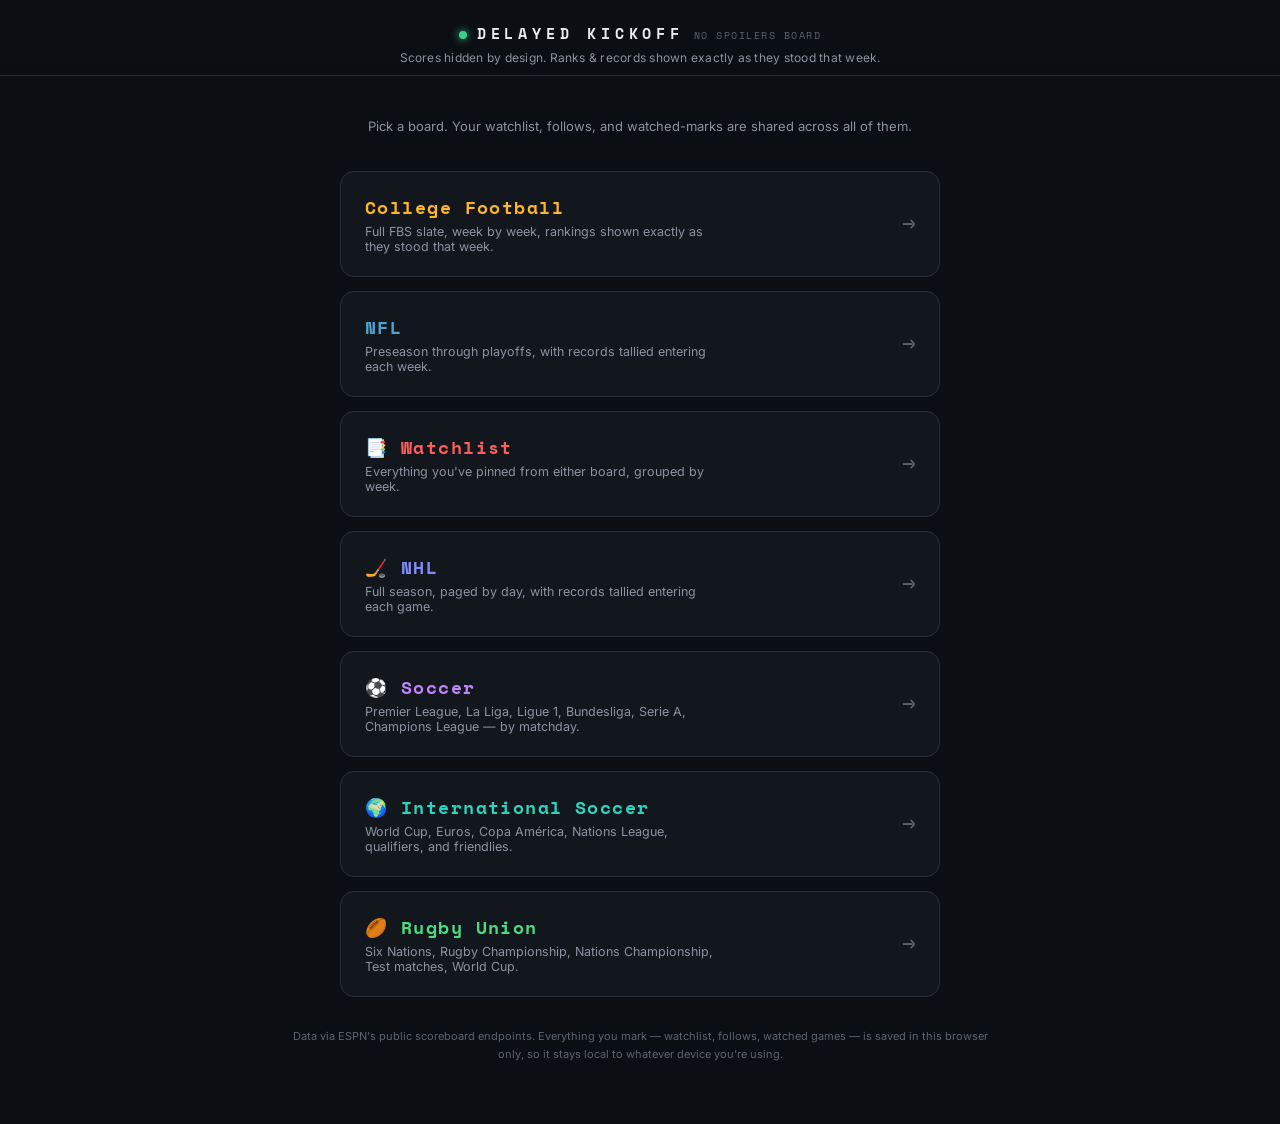
<file: index.html>
<!DOCTYPE html>
<html lang="en">
<head>
<meta charset="UTF-8">
<meta name="viewport" content="width=device-width, initial-scale=1.0">
<link rel="icon" href="data:image/svg+xml,<svg xmlns='http://www.w3.org/2000/svg' viewBox='0 0 100 100'><text y='.9em' font-size='90'>🙈</text></svg>">
<title>Delayed Kickoff</title>
<link rel="preconnect" href="https://fonts.googleapis.com">
<link href="https://fonts.googleapis.com/css2?family=Space+Mono:wght@400;700&family=Inter:wght@400;500;600;700&display=swap" rel="stylesheet">
<link rel="stylesheet" href="styles.css">
</head>
<body>

<header>
  <div class="brand"><span class="dot"></span><h1>Delayed Kickoff</h1><span class="tag">no spoilers board</span></div>
  <div class="subhead">Scores hidden by design. Ranks &amp; records shown exactly as they stood that week.</div>
</header>

<main class="landing-main">
  <div class="landing-sub">Pick a board. Your watchlist, follows, and watched-marks are shared across all of them.</div>

  <a class="sport-card" data-accent="cfb" href="cfb.html">
    <div>
      <div class="label">College Football</div>
      <div class="desc">Full FBS slate, week by week, rankings shown exactly as they stood that week.</div>
    </div>
    <div class="arrow">→</div>
  </a>

  <a class="sport-card" data-accent="nfl" href="nfl.html">
    <div>
      <div class="label">NFL</div>
      <div class="desc">Preseason through playoffs, with records tallied entering each week.</div>
    </div>
    <div class="arrow">→</div>
  </a>

  <a class="sport-card" data-accent="watchlist" href="watchlist.html">
    <div>
      <div class="label">📑 Watchlist</div>
      <div class="desc">Everything you've pinned from either board, grouped by week.</div>
    </div>
    <div class="arrow">→</div>
  </a>

  <a class="sport-card" data-accent="nhl" href="nhl.html">
    <div>
      <div class="label">🏒 NHL</div>
      <div class="desc">Full season, paged by day, with records tallied entering each game.</div>
    </div>
    <div class="arrow">→</div>
  </a>

  <a class="sport-card" data-accent="eng1" href="soccer.html">
    <div>
      <div class="label">⚽ Soccer</div>
      <div class="desc">Premier League, La Liga, Ligue 1, Bundesliga, Serie A, Champions League — by matchday.</div>
    </div>
    <div class="arrow">→</div>
  </a>

  <a class="sport-card" data-accent="intlsoccer" href="intl-soccer.html">
    <div>
      <div class="label">🌍 International Soccer</div>
      <div class="desc">World Cup, Euros, Copa América, Nations League, qualifiers, and friendlies.</div>
    </div>
    <div class="arrow">→</div>
  </a>

  <a class="sport-card" data-accent="rugby" href="rugby.html">
    <div>
      <div class="label">🏉 Rugby Union</div>
      <div class="desc">Six Nations, Rugby Championship, Nations Championship, Test matches, World Cup.</div>
    </div>
    <div class="arrow">→</div>
  </a>
</main>

<footer class="note">
  Data via ESPN's public scoreboard endpoints. Everything you mark — watchlist, follows, watched games — is saved
  in this browser only, so it stays local to whatever device you're using.
</footer>

</body>
</html>
</file>
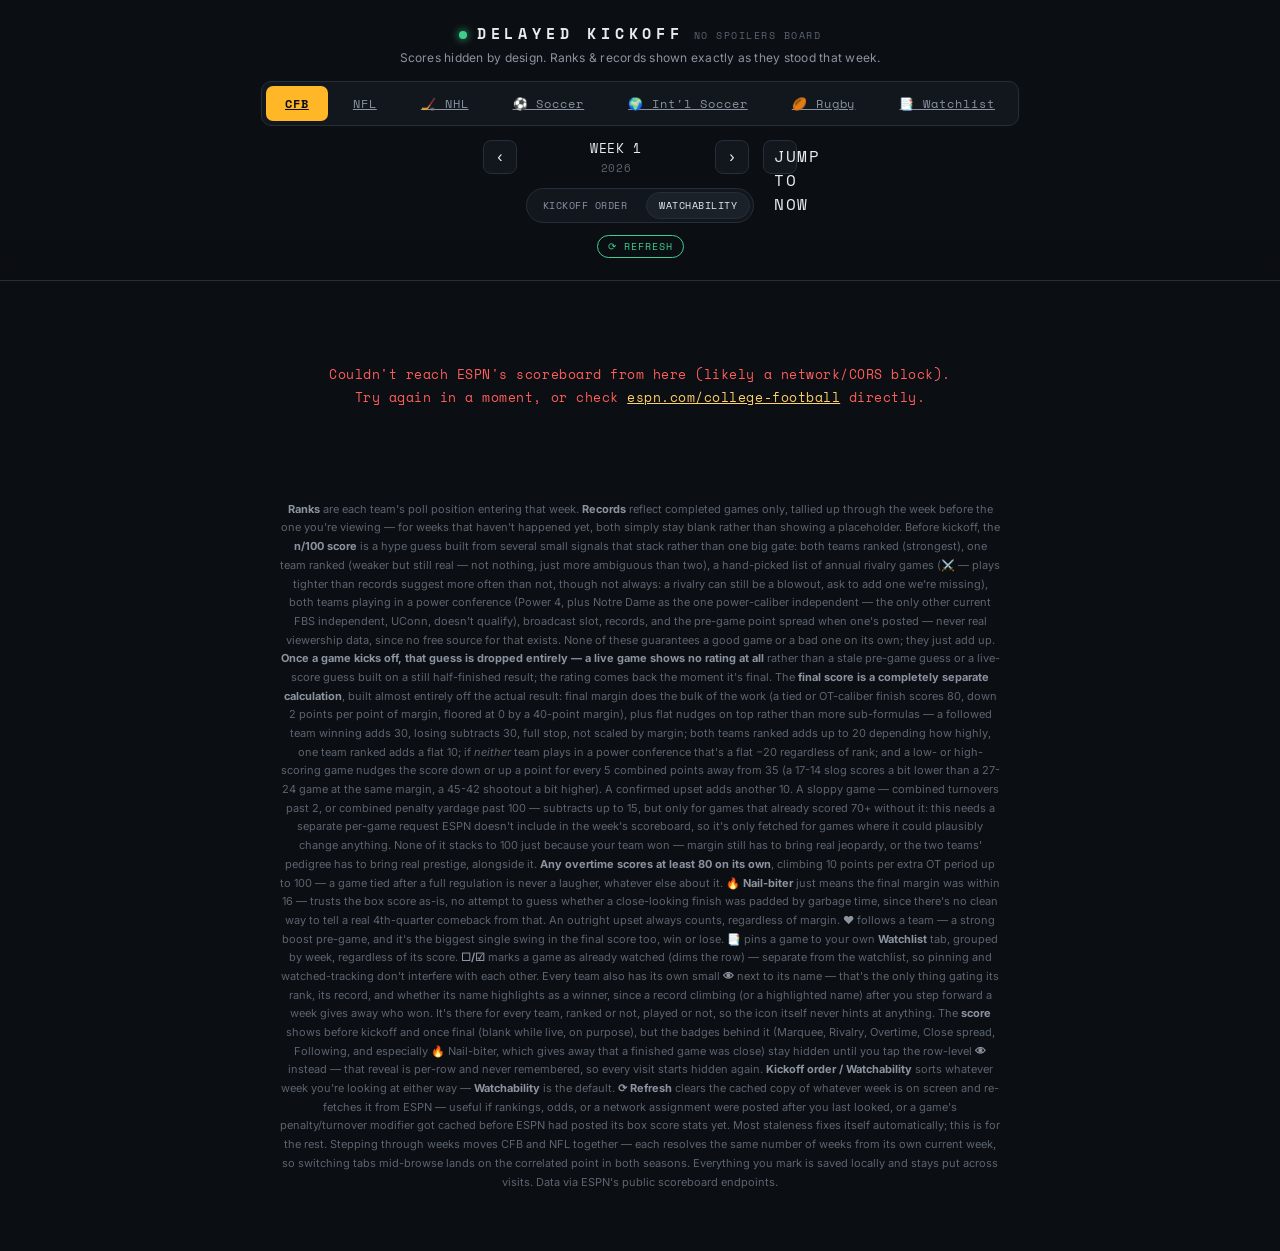
<file: cfb.html>
<!DOCTYPE html>
<html lang="en">
<head>
<meta charset="UTF-8">
<meta name="viewport" content="width=device-width, initial-scale=1.0">
<link rel="icon" href="data:image/svg+xml,<svg xmlns='http://www.w3.org/2000/svg' viewBox='0 0 100 100'><text y='.9em' font-size='90'>🏈</text></svg>">
<title>CFB — Delayed Kickoff</title>
<link rel="preconnect" href="https://fonts.googleapis.com">
<link href="https://fonts.googleapis.com/css2?family=Space+Mono:wght@400;700&family=Inter:wght@400;500;600;700&display=swap" rel="stylesheet">
<link rel="stylesheet" href="styles.css">
</head>
<body>

<header>
  <div class="brand"><span class="dot"></span><h1>Delayed Kickoff</h1><span class="tag">no spoilers board</span></div>
  <div class="subhead">Scores hidden by design. Ranks &amp; records shown exactly as they stood that week.</div>
  <div class="controls">
    <div class="tabs">
      <a href="cfb.html" class="tab active" data-sport="college-football">CFB</a>
      <a href="nfl.html" class="tab" data-sport="nfl">NFL</a>
      <a href="nhl.html" class="tab" data-sport="nhl">🏒 NHL</a>
      <a href="soccer.html" class="tab" data-sport="soccer">⚽ Soccer</a>
      <a href="intl-soccer.html" class="tab" data-sport="intl-soccer">🌍 Int'l Soccer</a>
      <a href="rugby.html" class="tab" data-sport="rugby">🏉 Rugby</a>
      <a href="watchlist.html" class="tab" data-sport="watchlist">📑 Watchlist</a>
    </div>
    <div class="weeknav">
      <button id="prevWeek">‹</button>
      <div class="weeklabel" id="weekLabel">—</div>
      <button id="nextWeek">›</button>
      <button class="now-badge" id="jumpNow">Jump to now</button>
    </div>
    <div class="sort-toggle" id="sortToggle">
      <button class="sort-btn" data-sort="time">Kickoff order</button>
      <button class="sort-btn active" data-sort="watchability">Watchability</button>
    </div>
    <button class="now-badge" id="refreshData" title="Re-fetch this week's data from ESPN — clears the cached copy">⟳ Refresh</button>
    <div class="follow-list" id="followList"></div>
  </div>
</header>

<main id="board">
  <div class="loading"><span class="flicker">LOADING BOARD…</span></div>
</main>

<footer class="note">
  <b>Ranks</b> are each team's poll position entering that week. <b>Records</b> reflect completed games only, tallied
  up through the week before the one you're viewing — for weeks that haven't happened yet, both simply stay blank
  rather than showing a placeholder. Before kickoff, the <b>n/100 score</b> is a hype guess built from several
  small signals that stack rather than one big gate: both teams ranked (strongest), one team ranked (weaker but
  still real — not nothing, just more ambiguous than two), a hand-picked list of annual rivalry games (⚔️ — plays
  tighter than records suggest more often than not, though not always: a rivalry can still be a blowout, ask to add
  one we're missing), both teams playing in a power conference (Power 4, plus Notre Dame as the one power-caliber
  independent — the only other current FBS independent, UConn, doesn't qualify), broadcast slot, records, and the
  pre-game point spread when one's posted — never real viewership data, since no free source for that exists. None
  of these guarantees a good game or a bad one on its own; they just add up. <b>Once a game kicks off, that guess is
  dropped entirely — a live game shows no rating at all</b> rather than a stale pre-game guess or a live-score guess
  built on a still half-finished result; the rating comes back the moment it's final. The <b>final score is a
  completely separate calculation</b>, built almost entirely off the actual result: final margin does the bulk of
  the work (a tied or OT-caliber finish scores 80, down 2 points per point of margin, floored at 0 by a 40-point
  margin), plus flat nudges on top rather than more sub-formulas — a followed team winning adds 30, losing subtracts
  30, full stop, not scaled by margin; both teams ranked adds up to 20 depending how highly, one team ranked adds a
  flat 10; if <i>neither</i> team plays in a power conference that's a flat −20 regardless of rank; and a low- or
  high-scoring game nudges the score down or up a point for every 5 combined points away from 35 (a 17-14 slog
  scores a bit lower than a 27-24 game at the same margin, a 45-42 shootout a bit higher). A confirmed upset adds
  another 10. A sloppy game — combined turnovers past 2, or combined penalty yardage past 100 — subtracts up to
  15, but only for games that already scored 70+ without it: this needs a separate per-game request ESPN doesn't
  include in the week's scoreboard, so it's only fetched for games where it could plausibly change anything.
  None of it stacks to 100 just because your team won — margin still has to bring real jeopardy, or the
  two teams' pedigree has to bring real prestige, alongside it. <b>Any overtime
  scores at least 80 on its own</b>, climbing 10 points per extra OT period up to 100 — a game tied after a full
  regulation is never a laugher, whatever else about it. <b>🔥 Nail-biter</b>
  just means the final margin was within 16 — trusts the box score as-is, no attempt to guess whether a close-looking
  finish was padded by garbage time, since there's no clean way to tell a real 4th-quarter comeback from that.
  An outright upset always counts, regardless of margin. <b>♥</b> follows a
  team — a strong boost pre-game, and it's the biggest single swing in the final score too, win or lose. <b>📑</b> pins a game to your own <b>Watchlist</b> tab, grouped by week,
  regardless of its score. <b>☐/☑</b> marks a game as already watched (dims the row) — separate from the
  watchlist, so pinning and watched-tracking don't interfere with each other. Every team also has its own small
  <b>👁</b> next to its name — that's the only thing gating its rank, its record, and whether its name highlights
  as a winner, since a record climbing (or a highlighted name) after you step forward a week gives away who won.
  It's there for every team, ranked or not, played or not, so the icon itself never hints at anything. The <b>score</b>
  shows before kickoff and once final (blank while live, on purpose), but the badges behind it (Marquee, Rivalry, Overtime, Close spread, Following, and especially 🔥 Nail-biter, which
  gives away that a finished game was close) stay hidden until you tap the row-level <b>👁</b> instead — that
  reveal is per-row and never remembered, so every visit starts hidden again. <b>Kickoff order / Watchability</b>
  sorts whatever week you're
  looking at either way — <b>Watchability</b> is the default. <b>⟳ Refresh</b> clears the cached copy of whatever
  week is on screen and re-fetches it from ESPN — useful if rankings, odds, or a network assignment were posted
  after you last looked, or a game's penalty/turnover modifier got cached before ESPN had posted its box score
  stats yet. Most staleness fixes itself automatically; this is for the rest.
  Stepping through weeks moves CFB and NFL together — each resolves the same number of weeks from its own current
  week, so switching tabs mid-browse lands on the correlated point in both seasons. Everything you mark is saved
  locally and stays put across visits. Data via ESPN's public scoreboard endpoints.
</footer>

<script>window.APP_SPORT = 'college-football';</script>
<script src="app.js"></script>
</body>
</html>
</file>
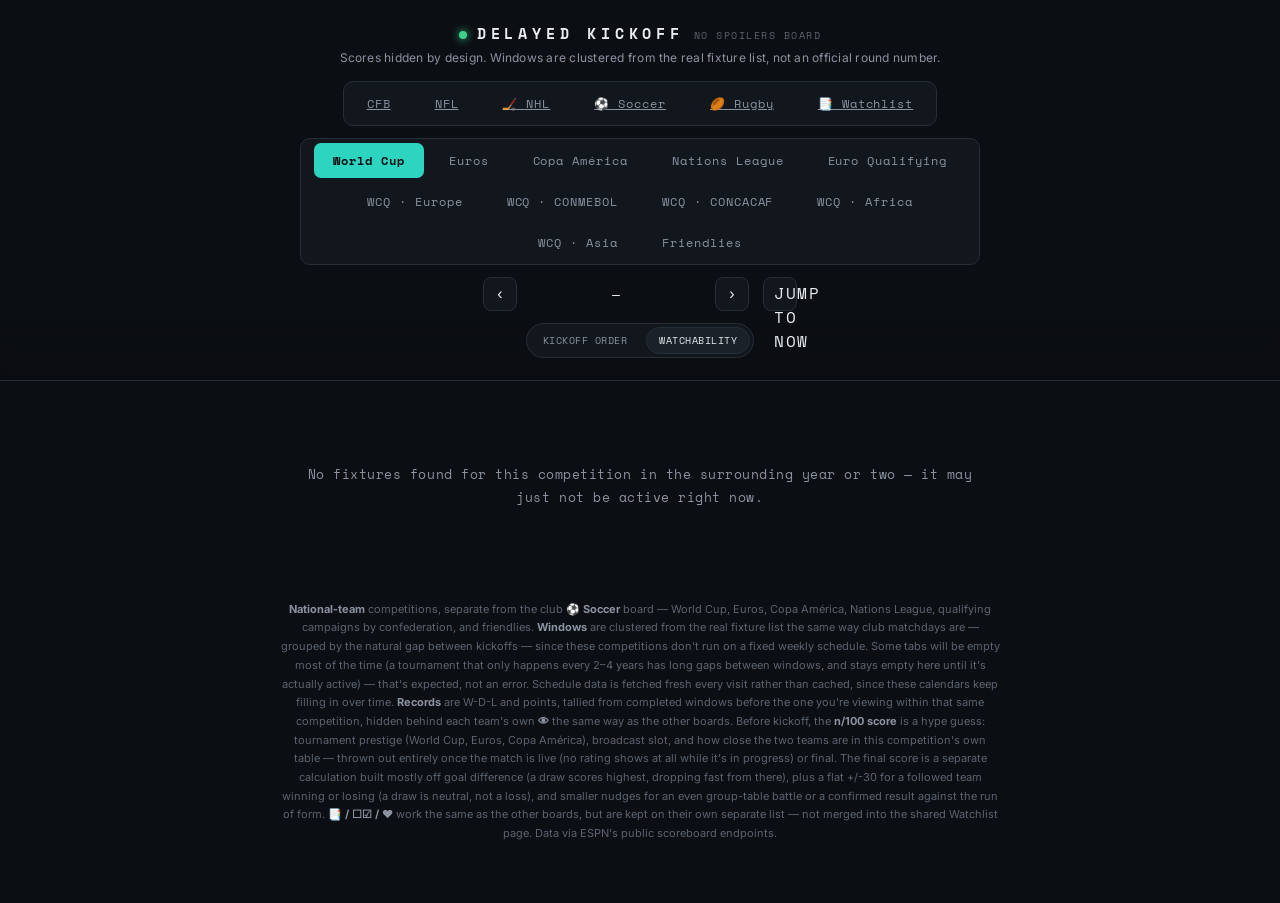
<file: intl-soccer.html>
<!DOCTYPE html>
<html lang="en">
<head>
<meta charset="UTF-8">
<meta name="viewport" content="width=device-width, initial-scale=1.0">
<link rel="icon" href="data:image/svg+xml,<svg xmlns='http://www.w3.org/2000/svg' viewBox='0 0 100 100'><text y='.9em' font-size='90'>🌍</text></svg>">
<title>International Soccer — Delayed Kickoff</title>
<link rel="preconnect" href="https://fonts.googleapis.com">
<link href="https://fonts.googleapis.com/css2?family=Space+Mono:wght@400;700&family=Inter:wght@400;500;600;700&display=swap" rel="stylesheet">
<link rel="stylesheet" href="styles.css">
</head>
<body>

<header>
  <div class="brand"><span class="dot"></span><h1>Delayed Kickoff</h1><span class="tag">no spoilers board</span></div>
  <div class="subhead">Scores hidden by design. Windows are clustered from the real fixture list, not an official round number.</div>
  <div class="controls">
    <div class="tabs">
      <a href="cfb.html" class="tab" data-sport="college-football">CFB</a>
      <a href="nfl.html" class="tab" data-sport="nfl">NFL</a>
      <a href="nhl.html" class="tab" data-sport="nhl">🏒 NHL</a>
      <a href="soccer.html" class="tab" data-sport="soccer">⚽ Soccer</a>
      <a href="rugby.html" class="tab" data-sport="rugby">🏉 Rugby</a>
      <a href="watchlist.html" class="tab" data-sport="watchlist">📑 Watchlist</a>
    </div>
    <div class="tabs intlsoccer-tabs">
      <button class="tab active" data-comp="fifa.world">World Cup</button>
      <button class="tab" data-comp="uefa.euro">Euros</button>
      <button class="tab" data-comp="conmebol.america">Copa América</button>
      <button class="tab" data-comp="uefa.nations">Nations League</button>
      <button class="tab" data-comp="uefa.euroq">Euro Qualifying</button>
      <button class="tab" data-comp="fifa.worldq.uefa">WCQ · Europe</button>
      <button class="tab" data-comp="fifa.worldq.conmebol">WCQ · CONMEBOL</button>
      <button class="tab" data-comp="fifa.worldq.concacaf">WCQ · CONCACAF</button>
      <button class="tab" data-comp="fifa.worldq.caf">WCQ · Africa</button>
      <button class="tab" data-comp="fifa.worldq.afc">WCQ · Asia</button>
      <button class="tab" data-comp="fifa.friendly">Friendlies</button>
    </div>
    <div class="weeknav">
      <button id="prevMD">‹</button>
      <div class="weeklabel" id="mdLabel">—</div>
      <button id="nextMD">›</button>
      <button class="now-badge" id="jumpNowMD">Jump to now</button>
    </div>
    <div class="sort-toggle" id="sortToggle">
      <button class="sort-btn" data-sort="time">Kickoff order</button>
      <button class="sort-btn active" data-sort="watchability">Watchability</button>
    </div>
    <div class="follow-list" id="followList"></div>
  </div>
</header>

<main id="board">
  <div class="loading"><span class="flicker">LOADING BOARD…</span></div>
</main>

<footer class="note">
  <b>National-team</b> competitions, separate from the club <b>⚽ Soccer</b> board — World Cup, Euros, Copa
  América, Nations League, qualifying campaigns by confederation, and friendlies. <b>Windows</b> are
  clustered from the real fixture list the same way club matchdays are — grouped by the natural gap
  between kickoffs — since these competitions don't run on a fixed weekly schedule. Some tabs will be
  empty most of the time (a tournament that only happens every 2–4 years has long gaps between windows,
  and stays empty here until it's actually active) — that's expected, not an error. Schedule data is
  fetched fresh every visit rather than cached, since these calendars keep filling in over time.
  <b>Records</b> are W-D-L and points, tallied from completed windows before the one you're viewing
  within that same competition, hidden behind each team's own <b>👁</b> the same way as the other
  boards. Before kickoff, the <b>n/100 score</b> is a hype guess: tournament prestige (World Cup, Euros,
  Copa América), broadcast slot, and how close the two teams are in this competition's own table — thrown
  out entirely once the match is live (no rating shows at all while it's in progress) or final. The final
  score is a separate calculation built mostly off goal difference (a draw scores highest, dropping fast
  from there), plus a flat +/-30 for a followed team winning or losing (a draw is neutral, not a loss), and
  smaller nudges for an even group-table battle or a confirmed result against the run of form. <b>📑 / ☐☑ / ♥</b>
  work the same as the other boards, but are kept on their own separate list — not merged into the
  shared Watchlist page. Data via ESPN's public scoreboard endpoints.
</footer>

<script>window.APP_COMP = 'fifa.world';</script>
<script src="intl-soccer.js"></script>
</body>
</html>
</file>
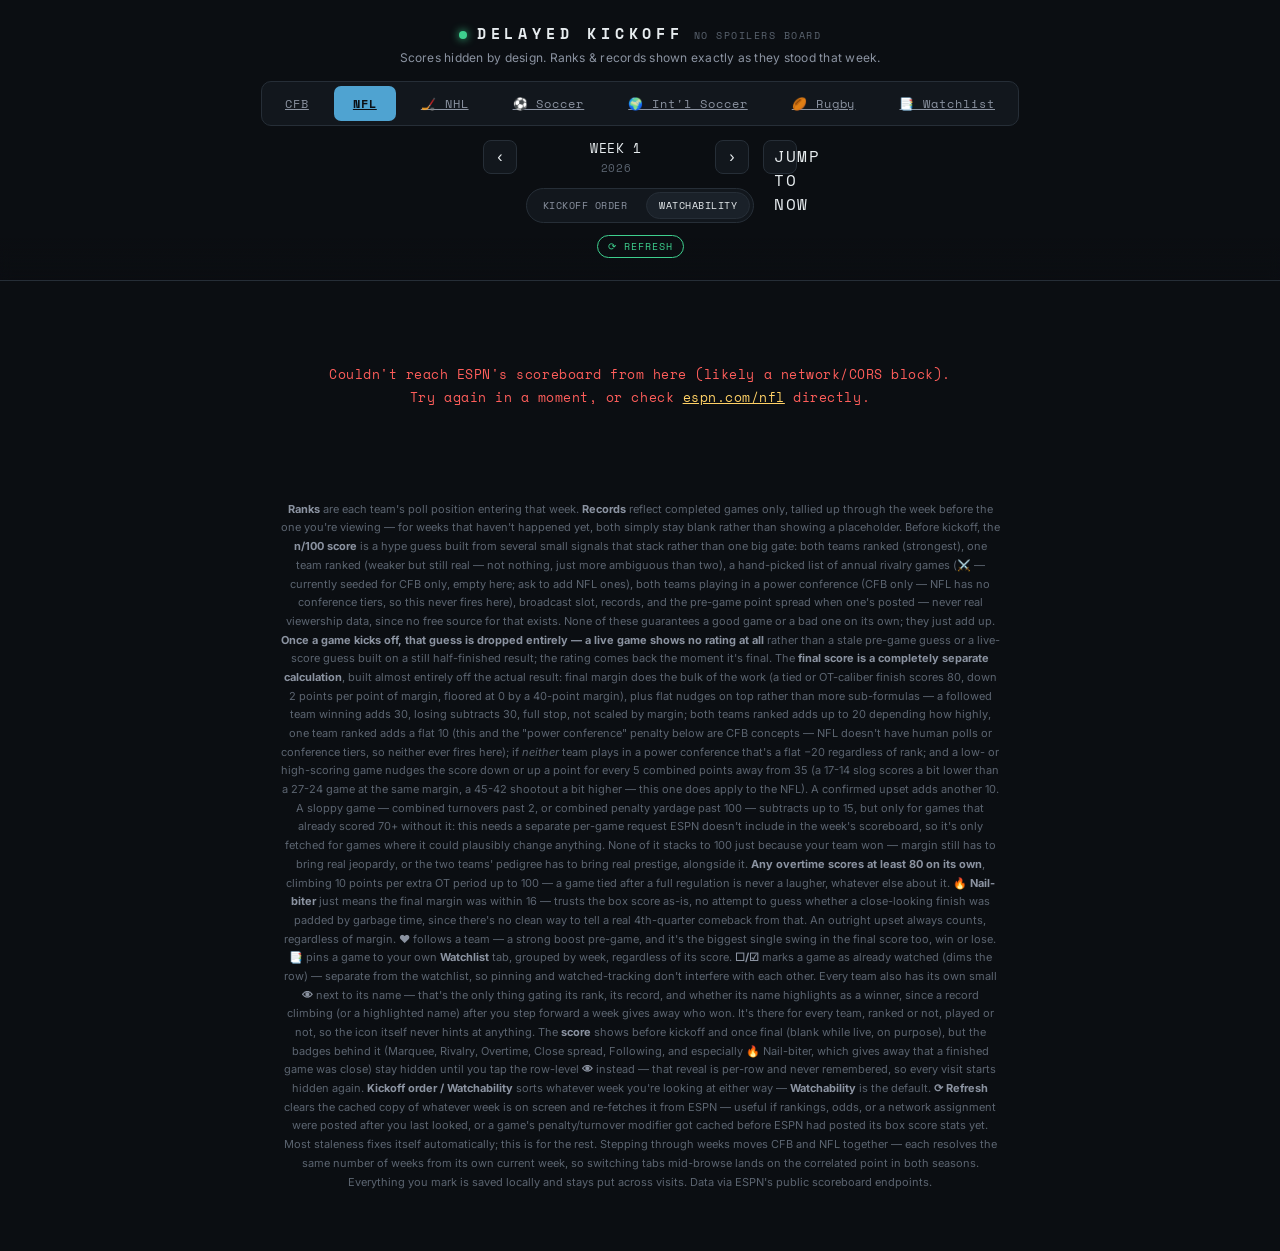
<file: nfl.html>
<!DOCTYPE html>
<html lang="en">
<head>
<meta charset="UTF-8">
<meta name="viewport" content="width=device-width, initial-scale=1.0">
<link rel="icon" href="data:image/svg+xml,<svg xmlns='http://www.w3.org/2000/svg' viewBox='0 0 100 100'><text y='.9em' font-size='90'>🏈</text></svg>">
<title>NFL — Delayed Kickoff</title>
<link rel="preconnect" href="https://fonts.googleapis.com">
<link href="https://fonts.googleapis.com/css2?family=Space+Mono:wght@400;700&family=Inter:wght@400;500;600;700&display=swap" rel="stylesheet">
<link rel="stylesheet" href="styles.css">
</head>
<body>

<header>
  <div class="brand"><span class="dot"></span><h1>Delayed Kickoff</h1><span class="tag">no spoilers board</span></div>
  <div class="subhead">Scores hidden by design. Ranks &amp; records shown exactly as they stood that week.</div>
  <div class="controls">
    <div class="tabs">
      <a href="cfb.html" class="tab" data-sport="college-football">CFB</a>
      <a href="nfl.html" class="tab active" data-sport="nfl">NFL</a>
      <a href="nhl.html" class="tab" data-sport="nhl">🏒 NHL</a>
      <a href="soccer.html" class="tab" data-sport="soccer">⚽ Soccer</a>
      <a href="intl-soccer.html" class="tab" data-sport="intl-soccer">🌍 Int'l Soccer</a>
      <a href="rugby.html" class="tab" data-sport="rugby">🏉 Rugby</a>
      <a href="watchlist.html" class="tab" data-sport="watchlist">📑 Watchlist</a>
    </div>
    <div class="weeknav">
      <button id="prevWeek">‹</button>
      <div class="weeklabel" id="weekLabel">—</div>
      <button id="nextWeek">›</button>
      <button class="now-badge" id="jumpNow">Jump to now</button>
    </div>
    <div class="sort-toggle" id="sortToggle">
      <button class="sort-btn" data-sort="time">Kickoff order</button>
      <button class="sort-btn active" data-sort="watchability">Watchability</button>
    </div>
    <button class="now-badge" id="refreshData" title="Re-fetch this week's data from ESPN — clears the cached copy">⟳ Refresh</button>
    <div class="follow-list" id="followList"></div>
  </div>
</header>

<main id="board">
  <div class="loading"><span class="flicker">LOADING BOARD…</span></div>
</main>

<footer class="note">
  <b>Ranks</b> are each team's poll position entering that week. <b>Records</b> reflect completed games only, tallied
  up through the week before the one you're viewing — for weeks that haven't happened yet, both simply stay blank
  rather than showing a placeholder. Before kickoff, the <b>n/100 score</b> is a hype guess built from several
  small signals that stack rather than one big gate: both teams ranked (strongest), one team ranked (weaker but
  still real — not nothing, just more ambiguous than two), a hand-picked list of annual rivalry games (⚔️ —
  currently seeded for CFB only, empty here; ask to add NFL ones), both teams playing in a power conference (CFB
  only — NFL has no conference tiers, so this never fires here), broadcast slot, records, and the pre-game point
  spread when one's posted — never real viewership data, since no free source for that exists. None of these
  guarantees a good game or a bad one on its own; they just add up. <b>Once a game kicks off, that guess is dropped
  entirely — a live game shows no rating at all</b> rather than a stale pre-game guess or a live-score guess built
  on a still half-finished result; the rating comes back the moment it's final. The <b>final score is a completely
  separate calculation</b>, built almost entirely off the actual result: final margin does the bulk of the work (a
  tied or OT-caliber finish scores 80, down 2 points per point of margin, floored at 0 by a 40-point margin), plus
  flat nudges on top rather than more sub-formulas — a followed team winning adds 30, losing subtracts 30, full
  stop, not scaled by margin; both teams ranked adds up to 20 depending how highly, one team ranked adds a flat 10
  (this and the "power conference" penalty below are CFB concepts — NFL doesn't have human polls or conference
  tiers, so neither ever fires here); if <i>neither</i> team plays in a power conference that's a flat −20
  regardless of rank; and a low- or high-scoring game nudges the score down or up a point for every 5 combined
  points away from 35 (a 17-14 slog scores a bit lower than a 27-24 game at the same margin, a 45-42 shootout a bit
  higher — this one does apply to the NFL). A confirmed upset adds another 10. A sloppy game — combined turnovers
  past 2, or combined penalty yardage past 100 — subtracts up to 15, but only for games that already scored 70+
  without it: this needs a separate per-game request ESPN doesn't include in the week's scoreboard, so it's only
  fetched for games where it could plausibly change anything. None of it stacks to 100 just
  because your team won — margin still has to bring real jeopardy, or the two teams' pedigree has to bring real
  prestige, alongside it. <b>Any overtime scores at least 80 on its own</b>, climbing 10 points per extra OT
  period up to 100 — a game tied after a full regulation is never a laugher, whatever else about it. <b>🔥 Nail-biter</b>
  just means the final margin was within 16 — trusts the box score as-is, no attempt to guess whether a close-looking
  finish was padded by garbage time, since there's no clean way to tell a real 4th-quarter comeback from that.
  An outright upset always counts, regardless of margin. <b>♥</b> follows a
  team — a strong boost pre-game, and it's the biggest single swing in the final score too, win or lose. <b>📑</b> pins a game to your own <b>Watchlist</b> tab, grouped by week,
  regardless of its score. <b>☐/☑</b> marks a game as already watched (dims the row) — separate from the
  watchlist, so pinning and watched-tracking don't interfere with each other. Every team also has its own small
  <b>👁</b> next to its name — that's the only thing gating its rank, its record, and whether its name highlights
  as a winner, since a record climbing (or a highlighted name) after you step forward a week gives away who won.
  It's there for every team, ranked or not, played or not, so the icon itself never hints at anything. The <b>score</b>
  shows before kickoff and once final (blank while live, on purpose), but the badges behind it (Marquee, Rivalry, Overtime, Close spread, Following, and especially 🔥 Nail-biter, which
  gives away that a finished game was close) stay hidden until you tap the row-level <b>👁</b> instead — that
  reveal is per-row and never remembered, so every visit starts hidden again. <b>Kickoff order / Watchability</b>
  sorts whatever week you're
  looking at either way — <b>Watchability</b> is the default. <b>⟳ Refresh</b> clears the cached copy of whatever
  week is on screen and re-fetches it from ESPN — useful if rankings, odds, or a network assignment were posted
  after you last looked, or a game's penalty/turnover modifier got cached before ESPN had posted its box score
  stats yet. Most staleness fixes itself automatically; this is for the rest.
  Stepping through weeks moves CFB and NFL together — each resolves the same number of weeks from its own current
  week, so switching tabs mid-browse lands on the correlated point in both seasons. Everything you mark is saved
  locally and stays put across visits. Data via ESPN's public scoreboard endpoints.
</footer>

<script>window.APP_SPORT = 'nfl';</script>
<script src="app.js"></script>
</body>
</html>
</file>
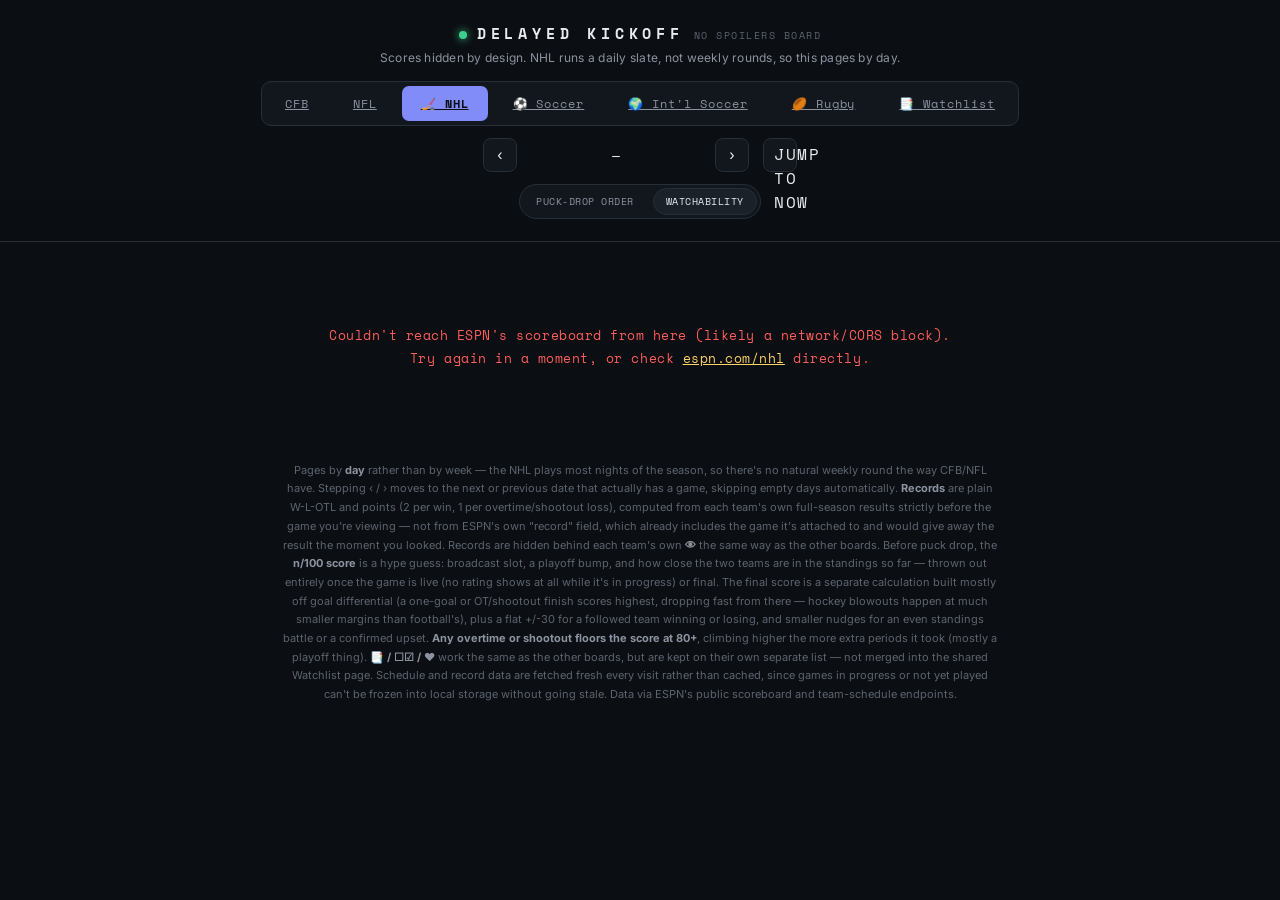
<file: nhl.html>
<!DOCTYPE html>
<html lang="en">
<head>
<meta charset="UTF-8">
<meta name="viewport" content="width=device-width, initial-scale=1.0">
<link rel="icon" href="data:image/svg+xml,<svg xmlns='http://www.w3.org/2000/svg' viewBox='0 0 100 100'><text y='.9em' font-size='90'>🏒</text></svg>">
<title>NHL — Delayed Kickoff</title>
<link rel="preconnect" href="https://fonts.googleapis.com">
<link href="https://fonts.googleapis.com/css2?family=Space+Mono:wght@400;700&family=Inter:wght@400;500;600;700&display=swap" rel="stylesheet">
<link rel="stylesheet" href="styles.css">
</head>
<body>

<header>
  <div class="brand"><span class="dot"></span><h1>Delayed Kickoff</h1><span class="tag">no spoilers board</span></div>
  <div class="subhead">Scores hidden by design. NHL runs a daily slate, not weekly rounds, so this pages by day.</div>
  <div class="controls">
    <div class="tabs">
      <a href="cfb.html" class="tab" data-sport="college-football">CFB</a>
      <a href="nfl.html" class="tab" data-sport="nfl">NFL</a>
      <a href="nhl.html" class="tab active" data-sport="nhl">🏒 NHL</a>
      <a href="soccer.html" class="tab" data-sport="soccer">⚽ Soccer</a>
      <a href="intl-soccer.html" class="tab" data-sport="intl-soccer">🌍 Int'l Soccer</a>
      <a href="rugby.html" class="tab" data-sport="rugby">🏉 Rugby</a>
      <a href="watchlist.html" class="tab" data-sport="watchlist">📑 Watchlist</a>
    </div>
    <div class="weeknav">
      <button id="prevDay">‹</button>
      <div class="weeklabel" id="dayLabel">—</div>
      <button id="nextDay">›</button>
      <button class="now-badge" id="jumpNowDay">Jump to now</button>
    </div>
    <div class="sort-toggle" id="sortToggle">
      <button class="sort-btn" data-sort="time">Puck-drop order</button>
      <button class="sort-btn active" data-sort="watchability">Watchability</button>
    </div>
    <div class="follow-list" id="followList"></div>
  </div>
</header>

<main id="board">
  <div class="loading"><span class="flicker">LOADING BOARD…</span></div>
</main>

<footer class="note">
  Pages by <b>day</b> rather than by week — the NHL plays most nights of the season, so there's no
  natural weekly round the way CFB/NFL have. Stepping ‹ / › moves to the next or previous date that
  actually has a game, skipping empty days automatically. <b>Records</b> are plain W-L-OTL and points
  (2 per win, 1 per overtime/shootout loss), computed from each team's own full-season results strictly
  before the game you're viewing — not from ESPN's own "record" field, which already includes the game
  it's attached to and would give away the result the moment you looked. Records are hidden behind each
  team's own <b>👁</b> the same way as the other boards. Before puck drop, the <b>n/100 score</b> is a hype
  guess: broadcast slot, a playoff bump, and how close the two teams are in the standings so far — thrown
  out entirely once the game is live (no rating shows at all while it's in progress) or final. The final
  score is a separate calculation built mostly off goal differential (a one-goal or OT/shootout finish
  scores highest, dropping fast from there — hockey blowouts happen at much smaller margins than football's),
  plus a flat +/-30 for a followed team winning or losing, and smaller nudges for an even standings battle
  or a confirmed upset. <b>Any overtime or shootout floors the score at 80+</b>, climbing higher the more
  extra periods it took (mostly a playoff thing). <b>📑 / ☐☑ / ♥</b> work the same as the other boards, but are kept on their own separate list —
  not merged into the shared Watchlist page. Schedule and record data are fetched fresh every visit
  rather than cached, since games in progress or not yet played can't be frozen into local storage
  without going stale. Data via ESPN's public scoreboard and team-schedule endpoints.
</footer>

<script src="nhl.js"></script>
</body>
</html>
</file>
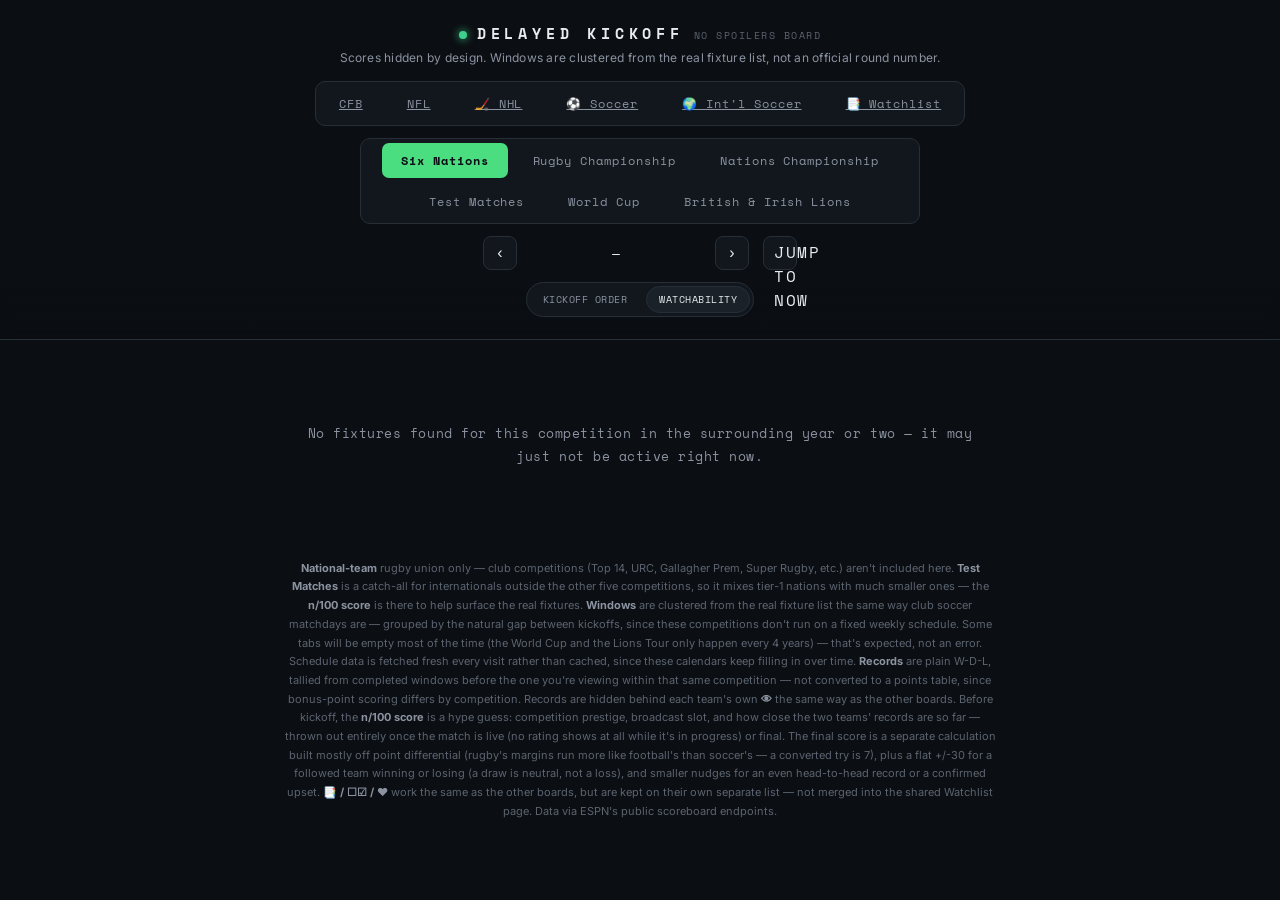
<file: rugby.html>
<!DOCTYPE html>
<html lang="en">
<head>
<meta charset="UTF-8">
<meta name="viewport" content="width=device-width, initial-scale=1.0">
<link rel="icon" href="data:image/svg+xml,<svg xmlns='http://www.w3.org/2000/svg' viewBox='0 0 100 100'><text y='.9em' font-size='90'>🏉</text></svg>">
<title>Rugby — Delayed Kickoff</title>
<link rel="preconnect" href="https://fonts.googleapis.com">
<link href="https://fonts.googleapis.com/css2?family=Space+Mono:wght@400;700&family=Inter:wght@400;500;600;700&display=swap" rel="stylesheet">
<link rel="stylesheet" href="styles.css">
</head>
<body>

<header>
  <div class="brand"><span class="dot"></span><h1>Delayed Kickoff</h1><span class="tag">no spoilers board</span></div>
  <div class="subhead">Scores hidden by design. Windows are clustered from the real fixture list, not an official round number.</div>
  <div class="controls">
    <div class="tabs">
      <a href="cfb.html" class="tab" data-sport="college-football">CFB</a>
      <a href="nfl.html" class="tab" data-sport="nfl">NFL</a>
      <a href="nhl.html" class="tab" data-sport="nhl">🏒 NHL</a>
      <a href="soccer.html" class="tab" data-sport="soccer">⚽ Soccer</a>
      <a href="intl-soccer.html" class="tab" data-sport="intl-soccer">🌍 Int'l Soccer</a>
      <a href="watchlist.html" class="tab" data-sport="watchlist">📑 Watchlist</a>
    </div>
    <div class="tabs rugby-tabs">
      <button class="tab active" data-comp="180659">Six Nations</button>
      <button class="tab" data-comp="244293">Rugby Championship</button>
      <button class="tab" data-comp="17567">Nations Championship</button>
      <button class="tab" data-comp="289234">Test Matches</button>
      <button class="tab" data-comp="164205">World Cup</button>
      <button class="tab" data-comp="268565">British &amp; Irish Lions</button>
    </div>
    <div class="weeknav">
      <button id="prevMD">‹</button>
      <div class="weeklabel" id="mdLabel">—</div>
      <button id="nextMD">›</button>
      <button class="now-badge" id="jumpNowMD">Jump to now</button>
    </div>
    <div class="sort-toggle" id="sortToggle">
      <button class="sort-btn" data-sort="time">Kickoff order</button>
      <button class="sort-btn active" data-sort="watchability">Watchability</button>
    </div>
    <div class="follow-list" id="followList"></div>
  </div>
</header>

<main id="board">
  <div class="loading"><span class="flicker">LOADING BOARD…</span></div>
</main>

<footer class="note">
  <b>National-team</b> rugby union only — club competitions (Top 14, URC, Gallagher Prem, Super Rugby,
  etc.) aren't included here. <b>Test Matches</b> is a catch-all for internationals outside the other five
  competitions, so it mixes tier-1 nations with much smaller ones — the <b>n/100 score</b> is there to help
  surface the real fixtures. <b>Windows</b> are clustered from the real fixture list the same way club
  soccer matchdays are — grouped by the natural gap between kickoffs, since these competitions don't run
  on a fixed weekly schedule. Some tabs will be empty most of the time (the World Cup and the Lions Tour
  only happen every 4 years) — that's expected, not an error. Schedule data is fetched fresh every visit
  rather than cached, since these calendars keep filling in over time. <b>Records</b> are plain W-D-L,
  tallied from completed windows before the one you're viewing within that same competition — not
  converted to a points table, since bonus-point scoring differs by competition. Records are hidden
  behind each team's own <b>👁</b> the same way as the other boards. Before kickoff, the <b>n/100 score</b>
  is a hype guess: competition prestige, broadcast slot, and how close the two teams' records are so far —
  thrown out entirely once the match is live (no rating shows at all while it's in progress) or final. The
  final score is a separate calculation built mostly off point differential (rugby's margins run more like
  football's than soccer's — a converted try is 7), plus a flat +/-30 for a followed team winning or losing
  (a draw is neutral, not a loss), and smaller nudges for an even head-to-head record or a confirmed upset.
  <b>📑 / ☐☑ / ♥</b> work the same as the
  other boards, but are kept on their own separate list — not merged into the shared Watchlist page.
  Data via ESPN's public scoreboard endpoints.
</footer>

<script>window.APP_COMP = '180659';</script>
<script src="rugby.js"></script>
</body>
</html>
</file>
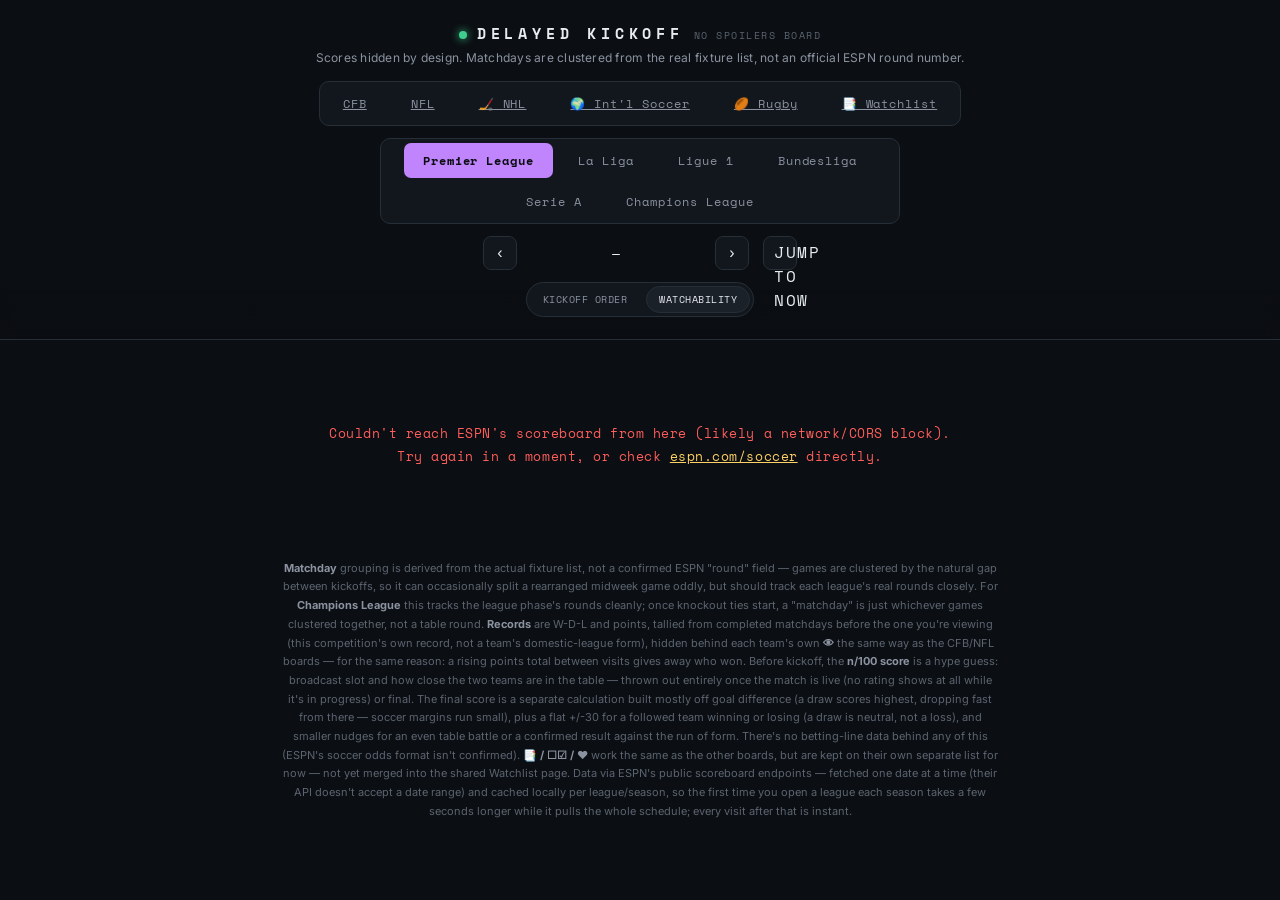
<file: soccer.html>
<!DOCTYPE html>
<html lang="en">
<head>
<meta charset="UTF-8">
<meta name="viewport" content="width=device-width, initial-scale=1.0">
<link rel="icon" href="data:image/svg+xml,<svg xmlns='http://www.w3.org/2000/svg' viewBox='0 0 100 100'><text y='.9em' font-size='90'>⚽</text></svg>">
<title>Soccer — Delayed Kickoff</title>
<link rel="preconnect" href="https://fonts.googleapis.com">
<link href="https://fonts.googleapis.com/css2?family=Space+Mono:wght@400;700&family=Inter:wght@400;500;600;700&display=swap" rel="stylesheet">
<link rel="stylesheet" href="styles.css">
</head>
<body>

<header>
  <div class="brand"><span class="dot"></span><h1>Delayed Kickoff</h1><span class="tag">no spoilers board</span></div>
  <div class="subhead">Scores hidden by design. Matchdays are clustered from the real fixture list, not an official ESPN round number.</div>
  <div class="controls">
    <div class="tabs">
      <a href="cfb.html" class="tab" data-sport="college-football">CFB</a>
      <a href="nfl.html" class="tab" data-sport="nfl">NFL</a>
      <a href="nhl.html" class="tab" data-sport="nhl">🏒 NHL</a>
      <a href="intl-soccer.html" class="tab" data-sport="intl-soccer">🌍 Int'l Soccer</a>
      <a href="rugby.html" class="tab" data-sport="rugby">🏉 Rugby</a>
      <a href="watchlist.html" class="tab" data-sport="watchlist">📑 Watchlist</a>
    </div>
    <div class="tabs soccer-tabs">
      <button class="tab active" data-league="eng.1">Premier League</button>
      <button class="tab" data-league="esp.1">La Liga</button>
      <button class="tab" data-league="fra.1">Ligue 1</button>
      <button class="tab" data-league="ger.1">Bundesliga</button>
      <button class="tab" data-league="ita.1">Serie A</button>
      <button class="tab" data-league="uefa.champions">Champions League</button>
    </div>
    <div class="weeknav">
      <button id="prevMD">‹</button>
      <div class="weeklabel" id="mdLabel">—</div>
      <button id="nextMD">›</button>
      <button class="now-badge" id="jumpNowMD">Jump to now</button>
    </div>
    <div class="sort-toggle" id="sortToggle">
      <button class="sort-btn" data-sort="time">Kickoff order</button>
      <button class="sort-btn active" data-sort="watchability">Watchability</button>
    </div>
    <div class="follow-list" id="followList"></div>
  </div>
</header>

<main id="board">
  <div class="loading"><span class="flicker">LOADING BOARD…</span></div>
</main>

<footer class="note">
  <b>Matchday</b> grouping is derived from the actual fixture list, not a confirmed ESPN "round" field —
  games are clustered by the natural gap between kickoffs, so it can occasionally split a rearranged
  midweek game oddly, but should track each league's real rounds closely. For <b>Champions League</b> this
  tracks the league phase's rounds cleanly; once knockout ties start, a "matchday" is just whichever games
  clustered together, not a table round. <b>Records</b> are W-D-L and
  points, tallied from completed matchdays before the one you're viewing (this competition's own record,
  not a team's domestic-league form), hidden behind each team's own
  <b>👁</b> the same way as the CFB/NFL boards — for the same reason: a rising points total between visits
  gives away who won. Before kickoff, the <b>n/100 score</b> is a hype guess: broadcast slot and how close
  the two teams are in the table — thrown out entirely once the match is live (no rating shows at all while
  it's in progress) or final. The final score is a separate calculation built mostly off goal difference (a
  draw scores highest, dropping fast from there — soccer margins run small), plus a flat +/-30 for a followed
  team winning or losing (a draw is neutral, not a loss), and smaller nudges for an even table battle or a
  confirmed result against the run of form. There's no betting-line data behind any of this (ESPN's soccer
  odds format isn't confirmed). <b>📑 / ☐☑ / ♥</b>
  work the same as the other boards, but are kept on their own separate list for now — not yet merged into
  the shared Watchlist page. Data via ESPN's public scoreboard endpoints — fetched one date at a time (their
  API doesn't accept a date range) and cached locally per league/season, so the first time you open a league
  each season takes a few seconds longer while it pulls the whole schedule; every visit after that is instant.
</footer>

<script>window.APP_LEAGUE = 'eng.1';</script>
<script src="soccer.js"></script>
</body>
</html>
</file>
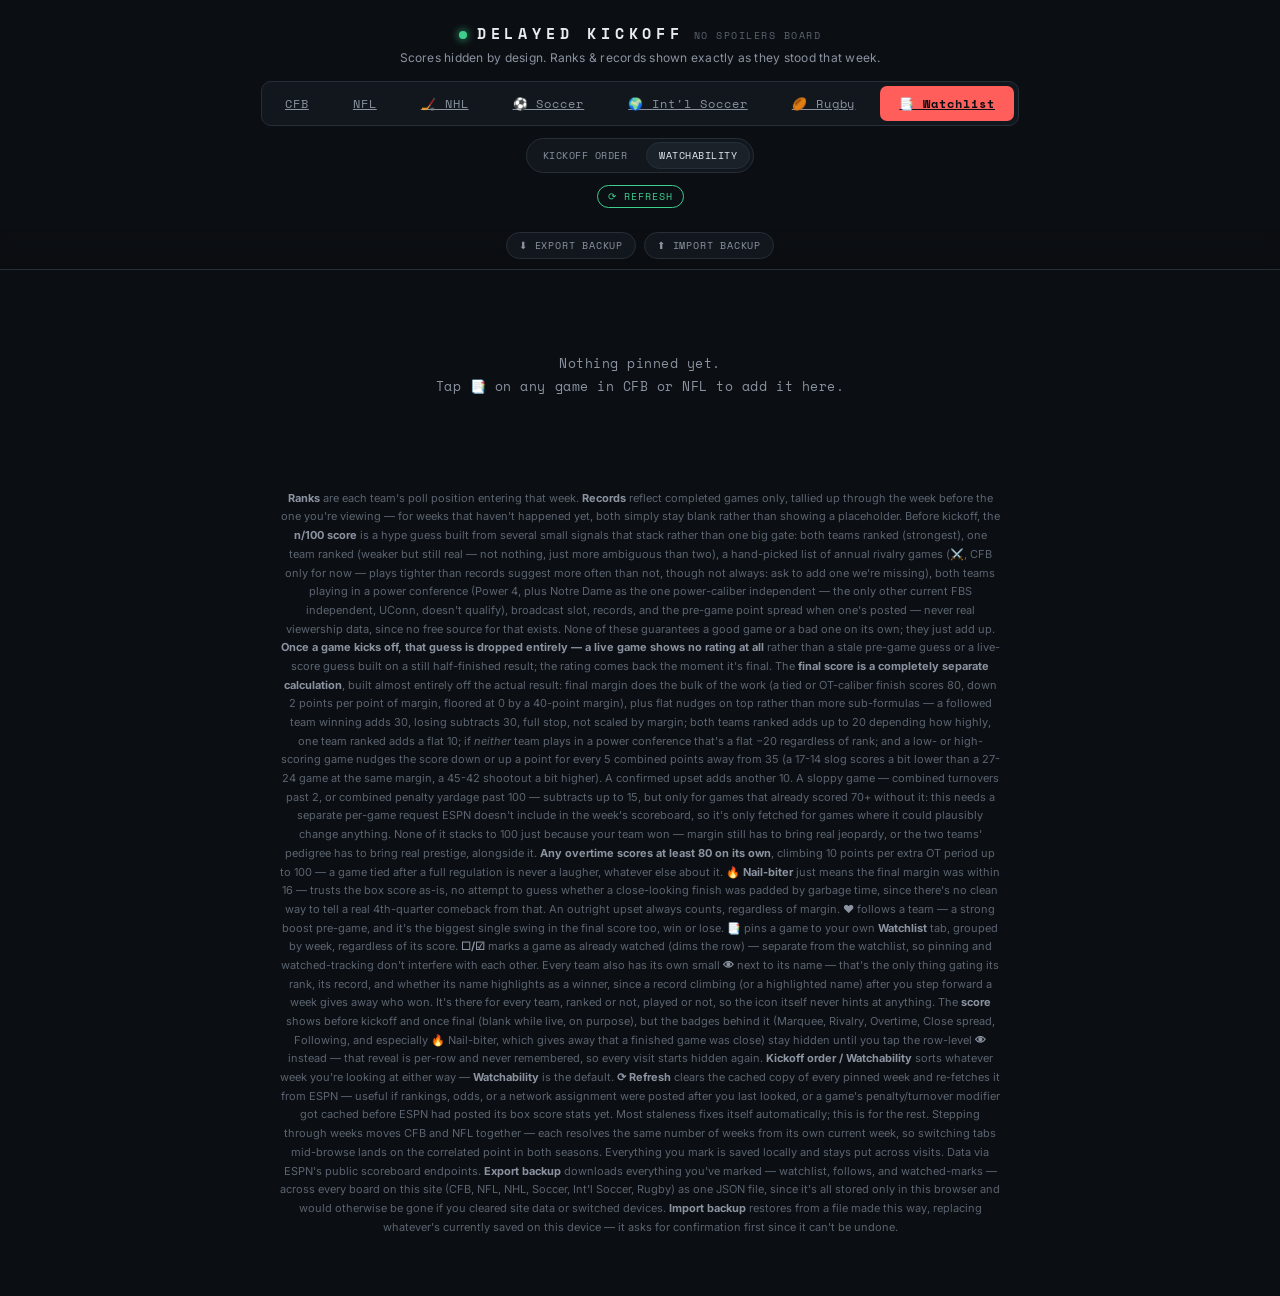
<file: watchlist.html>
<!DOCTYPE html>
<html lang="en">
<head>
<meta charset="UTF-8">
<meta name="viewport" content="width=device-width, initial-scale=1.0">
<link rel="icon" href="data:image/svg+xml,<svg xmlns='http://www.w3.org/2000/svg' viewBox='0 0 100 100'><text y='.9em' font-size='90'>📑</text></svg>">
<title>Watchlist — Delayed Kickoff</title>
<link rel="preconnect" href="https://fonts.googleapis.com">
<link href="https://fonts.googleapis.com/css2?family=Space+Mono:wght@400;700&family=Inter:wght@400;500;600;700&display=swap" rel="stylesheet">
<link rel="stylesheet" href="styles.css">
</head>
<body>

<header>
  <div class="brand"><span class="dot"></span><h1>Delayed Kickoff</h1><span class="tag">no spoilers board</span></div>
  <div class="subhead">Scores hidden by design. Ranks &amp; records shown exactly as they stood that week.</div>
  <div class="controls">
    <div class="tabs">
      <a href="cfb.html" class="tab" data-sport="college-football">CFB</a>
      <a href="nfl.html" class="tab" data-sport="nfl">NFL</a>
      <a href="nhl.html" class="tab" data-sport="nhl">🏒 NHL</a>
      <a href="soccer.html" class="tab" data-sport="soccer">⚽ Soccer</a>
      <a href="intl-soccer.html" class="tab" data-sport="intl-soccer">🌍 Int'l Soccer</a>
      <a href="rugby.html" class="tab" data-sport="rugby">🏉 Rugby</a>
      <a href="watchlist.html" class="tab active" data-sport="watchlist">📑 Watchlist</a>
    </div>
    <div class="weeknav">
      <button id="prevWeek">‹</button>
      <div class="weeklabel" id="weekLabel">—</div>
      <button id="nextWeek">›</button>
      <button class="now-badge" id="jumpNow">Jump to now</button>
    </div>
    <div class="sort-toggle" id="sortToggle">
      <button class="sort-btn" data-sort="time">Kickoff order</button>
      <button class="sort-btn active" data-sort="watchability">Watchability</button>
    </div>
    <button class="now-badge" id="refreshData" title="Re-fetch this week's data from ESPN — clears the cached copy">⟳ Refresh</button>
    <div class="follow-list" id="followList"></div>
    <div class="data-io" id="dataIO">
      <button id="exportDataBtn" title="Download a backup file of your watchlist, follows, and watched-marks across every board">⬇ Export backup</button>
      <button id="importDataBtn" title="Restore your watchlist, follows, and watched-marks from a previously exported backup file">⬆ Import backup</button>
      <input type="file" id="importFileInput" accept="application/json,.json" hidden>
    </div>
  </div>
</header>

<main id="board">
  <div class="loading"><span class="flicker">LOADING BOARD…</span></div>
</main>

<footer class="note">
  <b>Ranks</b> are each team's poll position entering that week. <b>Records</b> reflect completed games only, tallied
  up through the week before the one you're viewing — for weeks that haven't happened yet, both simply stay blank
  rather than showing a placeholder. Before kickoff, the <b>n/100 score</b> is a hype guess built from several
  small signals that stack rather than one big gate: both teams ranked (strongest), one team ranked (weaker but
  still real — not nothing, just more ambiguous than two), a hand-picked list of annual rivalry games (⚔️, CFB
  only for now — plays tighter than records suggest more often than not, though not always: ask to add one we're
  missing), both teams playing in a power conference (Power 4, plus Notre Dame as the one power-caliber
  independent — the only other current FBS independent, UConn, doesn't qualify), broadcast slot, records, and the
  pre-game point spread when one's posted — never real viewership data, since no free source for that exists. None
  of these guarantees a good game or a bad one on its own; they just add up. <b>Once a game kicks off, that guess is
  dropped entirely — a live game shows no rating at all</b> rather than a stale pre-game guess or a live-score guess
  built on a still half-finished result; the rating comes back the moment it's final. The <b>final score is a
  completely separate calculation</b>, built almost entirely off the actual result: final margin does the bulk of
  the work (a tied or OT-caliber finish scores 80, down 2 points per point of margin, floored at 0 by a 40-point
  margin), plus flat nudges on top rather than more sub-formulas — a followed team winning adds 30, losing
  subtracts 30, full stop, not scaled by margin; both teams ranked adds up to 20 depending how highly, one team
  ranked adds a flat 10; if <i>neither</i> team plays in a power conference that's a flat −20 regardless of rank;
  and a low- or high-scoring game nudges the score down or up a point for every 5 combined points away from 35 (a
  17-14 slog scores a bit lower than a 27-24 game at the same margin, a 45-42 shootout a bit higher). A confirmed
  upset adds another 10. A sloppy game — combined turnovers past 2, or combined penalty yardage past 100 —
  subtracts up to 15, but only for games that already scored 70+ without it: this needs a separate per-game
  request ESPN doesn't include in the week's scoreboard, so it's only fetched for games where it could plausibly
  change anything. None of it stacks to 100 just because your team won — margin still has to bring real
  jeopardy, or the two teams' pedigree has to bring real prestige, alongside it. <b>Any overtime
  scores at least 80 on its own</b>, climbing 10 points per extra OT period up to 100 — a game tied after a full
  regulation is never a laugher, whatever else about it. <b>🔥 Nail-biter</b>
  just means the final margin was within 16 — trusts the box score as-is, no attempt to guess whether a close-looking
  finish was padded by garbage time, since there's no clean way to tell a real 4th-quarter comeback from that.
  An outright upset always counts, regardless of margin. <b>♥</b> follows a
  team — a strong boost pre-game, and it's the biggest single swing in the final score too, win or lose. <b>📑</b> pins a game to your own <b>Watchlist</b> tab, grouped by week,
  regardless of its score. <b>☐/☑</b> marks a game as already watched (dims the row) — separate from the
  watchlist, so pinning and watched-tracking don't interfere with each other. Every team also has its own small
  <b>👁</b> next to its name — that's the only thing gating its rank, its record, and whether its name highlights
  as a winner, since a record climbing (or a highlighted name) after you step forward a week gives away who won.
  It's there for every team, ranked or not, played or not, so the icon itself never hints at anything. The <b>score</b>
  shows before kickoff and once final (blank while live, on purpose), but the badges behind it (Marquee, Rivalry, Overtime, Close spread, Following, and especially 🔥 Nail-biter, which
  gives away that a finished game was close) stay hidden until you tap the row-level <b>👁</b> instead — that
  reveal is per-row and never remembered, so every visit starts hidden again. <b>Kickoff order / Watchability</b>
  sorts whatever week you're
  looking at either way — <b>Watchability</b> is the default. <b>⟳ Refresh</b> clears the cached copy of every
  pinned week and re-fetches it from ESPN — useful if rankings, odds, or a network assignment were posted after
  you last looked, or a game's penalty/turnover modifier got cached before ESPN had posted its box score stats
  yet. Most staleness fixes itself automatically; this is for the rest.
  Stepping through weeks moves CFB and NFL together — each resolves the same number of weeks from its own current
  week, so switching tabs mid-browse lands on the correlated point in both seasons. Everything you mark is saved
  locally and stays put across visits. Data via ESPN's public scoreboard endpoints.
  <b>Export backup</b> downloads everything you've marked — watchlist, follows, and watched-marks — across every
  board on this site (CFB, NFL, NHL, Soccer, Int'l Soccer, Rugby) as one JSON file, since it's all stored only in
  this browser and would otherwise be gone if you cleared site data or switched devices. <b>Import backup</b>
  restores from a file made this way, replacing whatever's currently saved on this device — it asks for
  confirmation first since it can't be undone.
</footer>

<script>window.APP_SPORT = 'watchlist';</script>
<script src="app.js"></script>
</body>
</html>
</file>
<file: styles.css>
:root{
    --bg:#0B0E12;
    --panel:#12171D;
    --panel2:#1A2129;
    --line:#262E37;
    --text:#E7ECEF;
    --dim:#8B93A1;
    --dimmer:#5B6470;
    --cfb:#FFB627;
    --nfl:#4FA3D1;
    --nhl:#818CF8;
    --gold:#FFD166;
    --hot:#FF5E5B;
    --good:#3ECF8E;
    --rivalry:#B18AFF;
  }
  *{box-sizing:border-box;}
  html,body{margin:0;padding:0;background:var(--bg);color:var(--text);font-family:'Inter',sans-serif;}
  body{min-height:100vh;padding-bottom:60px;}
  ::selection{background:var(--gold);color:#0B0E12;}

  a{color:inherit;}

  /* ---------- header ---------- */
  header{
    position:sticky;top:0;z-index:20;
    background:linear-gradient(#0B0E12 85%, transparent);
    padding:22px 18px 10px;
    border-bottom:1px solid var(--line);
    backdrop-filter:blur(6px);
  }
  .brand{
    display:flex;align-items:baseline;gap:10px;justify-content:center;
    font-family:'Space Mono',monospace;
  }
  .brand .dot{width:8px;height:8px;border-radius:50%;background:var(--good);box-shadow:0 0 8px var(--good);}
  .brand h1{
    font-size:15px;letter-spacing:.32em;text-transform:uppercase;margin:0;
    color:var(--text);font-weight:700;
  }
  .brand .tag{font-size:10px;color:var(--dimmer);letter-spacing:.15em;text-transform:uppercase;}
  .subhead{text-align:center;color:var(--dim);font-size:12px;margin-top:6px;letter-spacing:.02em;}

  .controls{
    max-width:760px;margin:16px auto 0;display:flex;flex-direction:column;gap:12px;align-items:center;
  }
  .tabs{display:flex;gap:6px;background:var(--panel);border:1px solid var(--line);border-radius:10px;padding:4px;flex-wrap:wrap;justify-content:center;}
  .tab{
    font-family:'Space Mono',monospace;font-size:12px;letter-spacing:.08em;
    padding:8px 18px;border-radius:7px;cursor:pointer;color:var(--dim);
    border:1px solid transparent;transition:all .15s ease;background:transparent;
  }
  .tab.active{color:#0B0E12;font-weight:700;}
  .tab[data-sport="college-football"].active{background:var(--cfb);}
  .tab[data-sport="nfl"].active{background:var(--nfl);}
  .tab[data-sport="nhl"].active{background:var(--nhl);}
  .tab[data-sport="watchlist"].active{background:var(--hot);}
  .tab:not(.active):hover{color:var(--text);}

  .weeknav{display:flex;align-items:center;gap:14px;font-family:'Space Mono',monospace;}
  .weeknav button{
    width:34px;height:34px;border-radius:8px;border:1px solid var(--line);background:var(--panel);
    color:var(--text);font-size:16px;cursor:pointer;transition:all .15s ease;
  }
  .weeknav button:hover:not(:disabled){border-color:var(--dim);}
  .weeknav button:disabled{opacity:.3;cursor:default;}
  .weeknav .weeklabel{min-width:170px;text-align:center;font-size:13px;letter-spacing:.05em;}
  .weeknav .weeklabel .yr{color:var(--dimmer);font-size:11px;display:block;margin-top:2px;}

  .now-badge{
    font-family:'Space Mono',monospace;font-size:10px;letter-spacing:.1em;color:var(--good);
    border:1px solid var(--good);border-radius:20px;padding:3px 10px;cursor:pointer;background:transparent;
    text-transform:uppercase;
  }
  .now-badge:hover:not(:disabled){background:rgba(62,207,142,.1);}
  .now-badge:disabled{opacity:.4;cursor:default;}

  .data-io{display:flex;gap:8px;justify-content:center;}
  .data-io button{
    font-family:'Space Mono',monospace;font-size:10px;letter-spacing:.08em;color:var(--dim);
    border:1px solid var(--line);border-radius:20px;padding:5px 12px;cursor:pointer;background:var(--panel);
    text-transform:uppercase;
  }
  .data-io button:hover{color:var(--text);border-color:var(--dim);}

  /* ---------- board ---------- */
  main{max-width:760px;margin:22px auto 0;padding:0 16px;perspective:1200px;}

  .empty, .loading, .err{
    text-align:center;color:var(--dim);padding:60px 20px;font-family:'Space Mono',monospace;font-size:13px;
    letter-spacing:.04em;line-height:1.8;
  }
  .loading .flicker{animation:flicker 1.1s infinite;}
  @keyframes flicker{0%,100%{opacity:1;}50%{opacity:.35;}}
  .err{color:var(--hot);}
  .err a{text-decoration:underline;color:var(--gold);}

  .day-group{margin-bottom:22px;}
  .day-label{
    font-family:'Space Mono',monospace;font-size:11px;letter-spacing:.15em;text-transform:uppercase;
    color:var(--dimmer);margin:0 0 8px 4px;
  }

  .row{
    background:var(--panel);border:1px solid var(--line);border-radius:10px;
    padding:14px 16px;margin-bottom:8px;
    display:grid;grid-template-columns:64px 1fr auto;gap:14px;align-items:center;
    transform-origin:top center;
    animation:flap .5s ease both;
  }
  @keyframes flap{
    0%{transform:rotateX(-85deg);opacity:0;}
    60%{transform:rotateX(8deg);opacity:1;}
    100%{transform:rotateX(0);opacity:1;}
  }
  @media (prefers-reduced-motion:reduce){.row{animation:none;}}
  .row.static{animation:none;transform:none;opacity:1;}

  .row .time{
    font-family:'Space Mono',monospace;font-size:12px;color:var(--dim);text-align:left;line-height:1.4;
  }
  .row .time .status-live{color:var(--hot);font-weight:700;}
  .row .time .status-final{color:var(--dimmer);}
  .row .time .status-replay{color:var(--gold);}

  .matchup{min-width:0;}
  .team-line{display:flex;align-items:center;gap:8px;margin:2px 0;flex-wrap:wrap;}
  .team-name{font-weight:600;font-size:14.5px;}
  .team-name.winner{color:var(--gold);}
  .rank-chip{
    font-family:'Space Mono',monospace;font-size:10px;background:var(--panel2);color:var(--dim);
    border:1px solid var(--line);border-radius:4px;padding:1px 5px;
  }
  .rec{font-family:'Space Mono',monospace;font-size:11px;color:var(--dimmer);}
  .at{color:var(--dimmer);font-size:11px;font-family:'Space Mono',monospace;margin:0 2px;}
  .venue-net{font-size:11px;color:var(--dimmer);margin-top:6px;display:flex;gap:10px;flex-wrap:wrap;}
  .venue-net .net{color:var(--dim);font-weight:600;}

  .flags{display:flex;flex-direction:column;gap:5px;align-items:flex-end;min-width:96px;}
  .badge{
    font-family:'Space Mono',monospace;font-size:9.5px;letter-spacing:.05em;text-transform:uppercase;
    border-radius:5px;padding:3px 7px;white-space:nowrap;
  }
  .badge.marquee{background:rgba(255,209,102,.12);color:var(--gold);border:1px solid rgba(255,209,102,.35);}
  .badge.nailbiter{background:rgba(255,94,91,.12);color:var(--hot);border:1px solid rgba(255,94,91,.35);}
  .badge.spread{background:rgba(79,163,209,.12);color:var(--nfl);border:1px solid rgba(79,163,209,.35);}
  .badge.following{background:rgba(255,94,91,.14);color:var(--hot);border:1px solid rgba(255,94,91,.4);}
  .badge.rivalry{background:rgba(177,138,255,.12);color:var(--rivalry);border:1px solid rgba(177,138,255,.35);}
  .badge.overtime{background:rgba(62,207,142,.12);color:var(--good);border:1px solid rgba(62,207,142,.35);}
  .watch-score{
    font-family:'Space Mono',monospace;font-size:12px;font-weight:700;line-height:1;
    padding:3px 6px;border-radius:5px;border:1px solid var(--line);background:var(--panel2);
  }
  .watch-score.low{color:var(--dimmer);}
  .watch-score.mid{color:var(--gold);border-color:rgba(255,209,102,.35);}
  .watch-score.high{color:var(--good);border-color:rgba(62,207,142,.35);}

  .row.followed{border-color:rgba(255,94,91,.4);}
  .row.seen{opacity:.5;}
  .row.seen:hover{opacity:.8;}
  .row.seen .team-name.winner{color:var(--dim);}

  .icon-row{display:flex;gap:6px;}

  .seen-btn{
    background:none;border:none;cursor:pointer;font-size:15px;line-height:1;padding:2px;color:var(--dimmer);
    transition:color .15s ease, transform .1s ease;
  }
  .seen-btn:hover{color:var(--good);}
  .seen-btn.on{color:var(--good);}

  .reveal-btn{
    background:none;border:none;cursor:pointer;font-size:13px;line-height:1;padding:2px;color:var(--dimmer);
    transition:color .15s ease;
  }
  .reveal-btn:hover{color:var(--gold);}
  .reveal-btn.on{color:var(--gold);}

  .team-reveal-btn{
    background:none;border:none;cursor:pointer;font-size:11px;line-height:1;padding:0 2px;color:var(--dimmer);
    transition:color .15s ease;
  }
  .team-reveal-btn:hover{color:var(--gold);}
  .team-reveal-btn.on{color:var(--gold);}

  .bookmark-btn{
    background:none;border:none;cursor:pointer;font-size:16px;line-height:1;padding:2px;
    filter:grayscale(1) opacity(.55);transition:filter .15s ease, transform .1s ease;
  }
  .bookmark-btn:hover{filter:grayscale(.4) opacity(.85);}
  .bookmark-btn.on{filter:none;opacity:1;transform:scale(1.05);}

  .follow-btn{
    background:none;border:none;cursor:pointer;font-size:12px;line-height:1;color:var(--dimmer);
    padding:0 2px;transition:color .15s ease, transform .1s ease;
  }
  .follow-btn:hover{color:var(--hot);}
  .follow-btn.on{color:var(--hot);transform:scale(1.1);}

  .sort-toggle{display:flex;gap:6px;background:var(--panel);border:1px solid var(--line);border-radius:20px;padding:3px;}
  .sort-btn{
    font-family:'Space Mono',monospace;font-size:10px;letter-spacing:.05em;color:var(--dim);
    padding:5px 12px;border-radius:16px;border:1px solid transparent;background:transparent;cursor:pointer;
    transition:all .15s ease;text-transform:uppercase;
  }
  .sort-btn.active{background:var(--panel2);color:var(--text);border-color:var(--line);}
  .sort-btn:not(.active):hover{color:var(--text);}

  .date-mini{color:var(--dimmer);font-size:10px;margin-bottom:2px;}

  .follow-list{display:flex;flex-wrap:wrap;gap:6px;justify-content:center;max-width:600px;}
  .chip{
    font-family:'Space Mono',monospace;font-size:10.5px;color:var(--text);background:var(--panel2);
    border:1px solid var(--line);border-radius:20px;padding:3px 6px 3px 10px;display:inline-flex;align-items:center;gap:6px;
  }
  .chip-x{background:none;border:none;color:var(--dimmer);cursor:pointer;font-size:13px;line-height:1;padding:0 3px;}
  .chip-x:hover{color:var(--hot);}

  footer.note{
    max-width:760px;margin:30px auto 0;padding:0 20px;color:var(--dimmer);
    font-size:11px;line-height:1.7;text-align:center;font-family:'Inter',sans-serif;
  }
  footer.note b{color:var(--dim);}

  @media (max-width:520px){
    .row{grid-template-columns:52px 1fr;}
    .flags{grid-column:1/-1;flex-direction:row;justify-content:flex-start;margin-top:4px;}
  }

  /* The header (brand + tabs + weeknav + sort toggle + follow chips) is tall enough that keeping it
     pinned via position:sticky eats a big share of a short viewport permanently — a 15" laptop has
     plenty of width but limited height, so this is a height breakpoint, not a width one. Letting it
     scroll away like normal page content gives short screens that space back. */
  @media (max-height:1000px){
    header{position:static;}
  }

  /* ---------- landing page ---------- */
  .landing-main{
    max-width:640px;margin:60px auto 0;padding:0 20px;
    display:flex;flex-direction:column;gap:14px;
  }
  .landing-sub{
    text-align:center;color:var(--dim);font-size:13px;margin:-20px 0 20px;line-height:1.6;
  }
  .sport-card{
    display:flex;align-items:center;justify-content:space-between;gap:16px;
    background:var(--panel);border:1px solid var(--line);border-radius:14px;
    padding:22px 24px;text-decoration:none;color:var(--text);
    transition:transform .15s ease, border-color .15s ease;
  }
  .sport-card:hover{transform:translateY(-2px);}
  .sport-card[data-accent="cfb"]:hover{border-color:var(--cfb);}
  .sport-card[data-accent="nfl"]:hover{border-color:var(--nfl);}
  .sport-card[data-accent="nhl"]:hover{border-color:var(--nhl);}
  .sport-card[data-accent="watchlist"]:hover{border-color:var(--hot);}
  .sport-card .label{
    font-family:'Space Mono',monospace;font-size:18px;letter-spacing:.08em;font-weight:700;
  }
  .sport-card[data-accent="cfb"] .label{color:var(--cfb);}
  .sport-card[data-accent="nfl"] .label{color:var(--nfl);}
  .sport-card[data-accent="nhl"] .label{color:var(--nhl);}
  .sport-card[data-accent="watchlist"] .label{color:var(--hot);}
  .sport-card .desc{color:var(--dim);font-size:12.5px;margin-top:4px;max-width:360px;}
  .sport-card .arrow{font-family:'Space Mono',monospace;font-size:22px;color:var(--dimmer);}

  /* ---------- soccer board (5 domestic leagues + Champions League tabs) ---------- */
  :root{
    --eng1:#C084FC;
    --esp1:#FB7185;
    --fra1:#38BDF8;
    --ger1:#FACC15;
    --ita1:#34D399;
    --ucl:#6366F1;
  }
  .tab[data-league="eng.1"].active{background:var(--eng1);}
  .tab[data-league="esp.1"].active{background:var(--esp1);}
  .tab[data-league="fra.1"].active{background:var(--fra1);}
  .tab[data-league="ger.1"].active{background:var(--ger1);}
  .tab[data-league="ita.1"].active{background:var(--ita1);}
  .tab[data-league="uefa.champions"].active{background:var(--ucl);}
  .tabs.soccer-tabs{flex-wrap:wrap;justify-content:center;max-width:520px;}

  .sport-card[data-accent="eng1"]:hover{border-color:var(--eng1);}
  .sport-card[data-accent="eng1"] .label{color:var(--eng1);}

  /* ---------- international soccer + rugby boards ---------- */
  :root{
    --intlsoccer:#2DD4BF;
    --rugby:#4ADE80;
  }
  .tab[data-sport="intl-soccer"].active{background:var(--intlsoccer);}
  .tab[data-sport="rugby"].active{background:var(--rugby);}
  .tabs.intlsoccer-tabs{flex-wrap:wrap;justify-content:center;max-width:680px;}
  .tabs.rugby-tabs{flex-wrap:wrap;justify-content:center;max-width:560px;}
  .tabs.intlsoccer-tabs .tab.active{background:var(--intlsoccer);}
  .tabs.rugby-tabs .tab.active{background:var(--rugby);}

  .sport-card[data-accent="intlsoccer"]:hover{border-color:var(--intlsoccer);}
  .sport-card[data-accent="intlsoccer"] .label{color:var(--intlsoccer);}
  .sport-card[data-accent="rugby"]:hover{border-color:var(--rugby);}
  .sport-card[data-accent="rugby"] .label{color:var(--rugby);}
</file>
